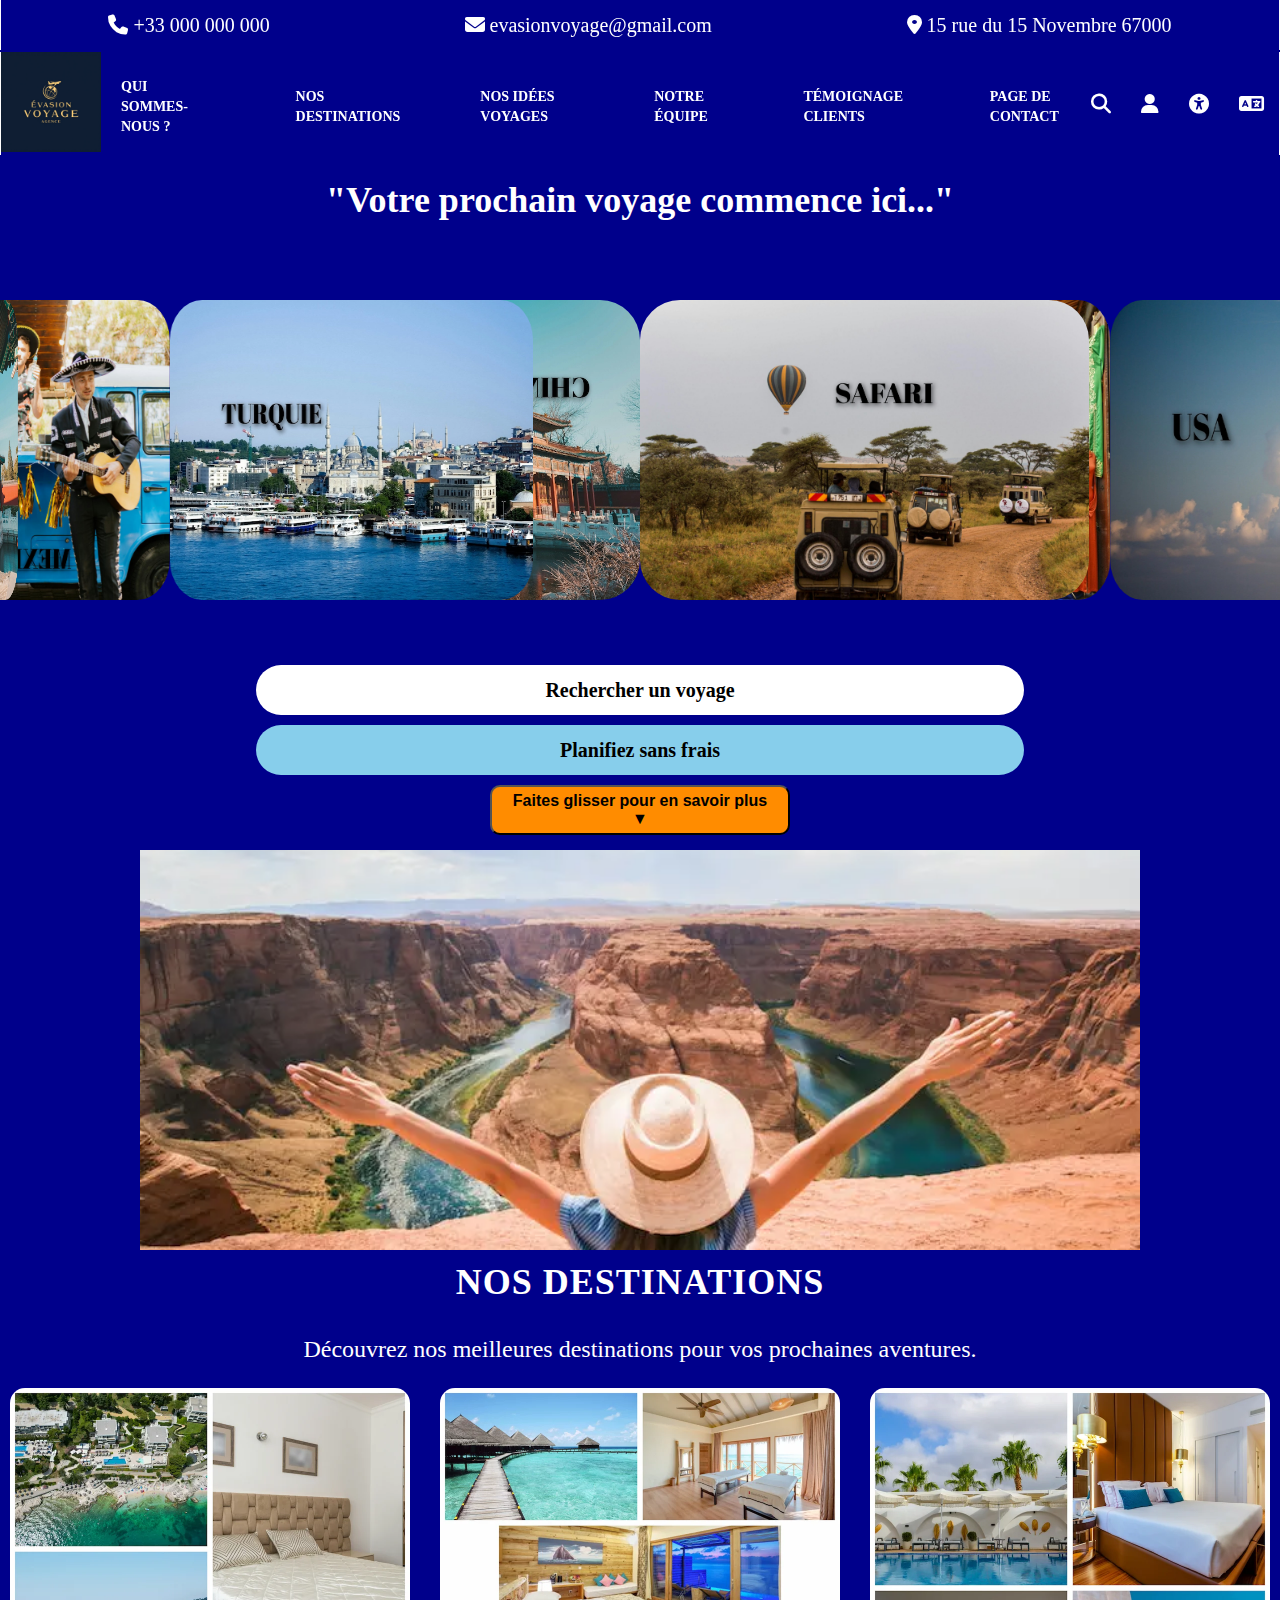
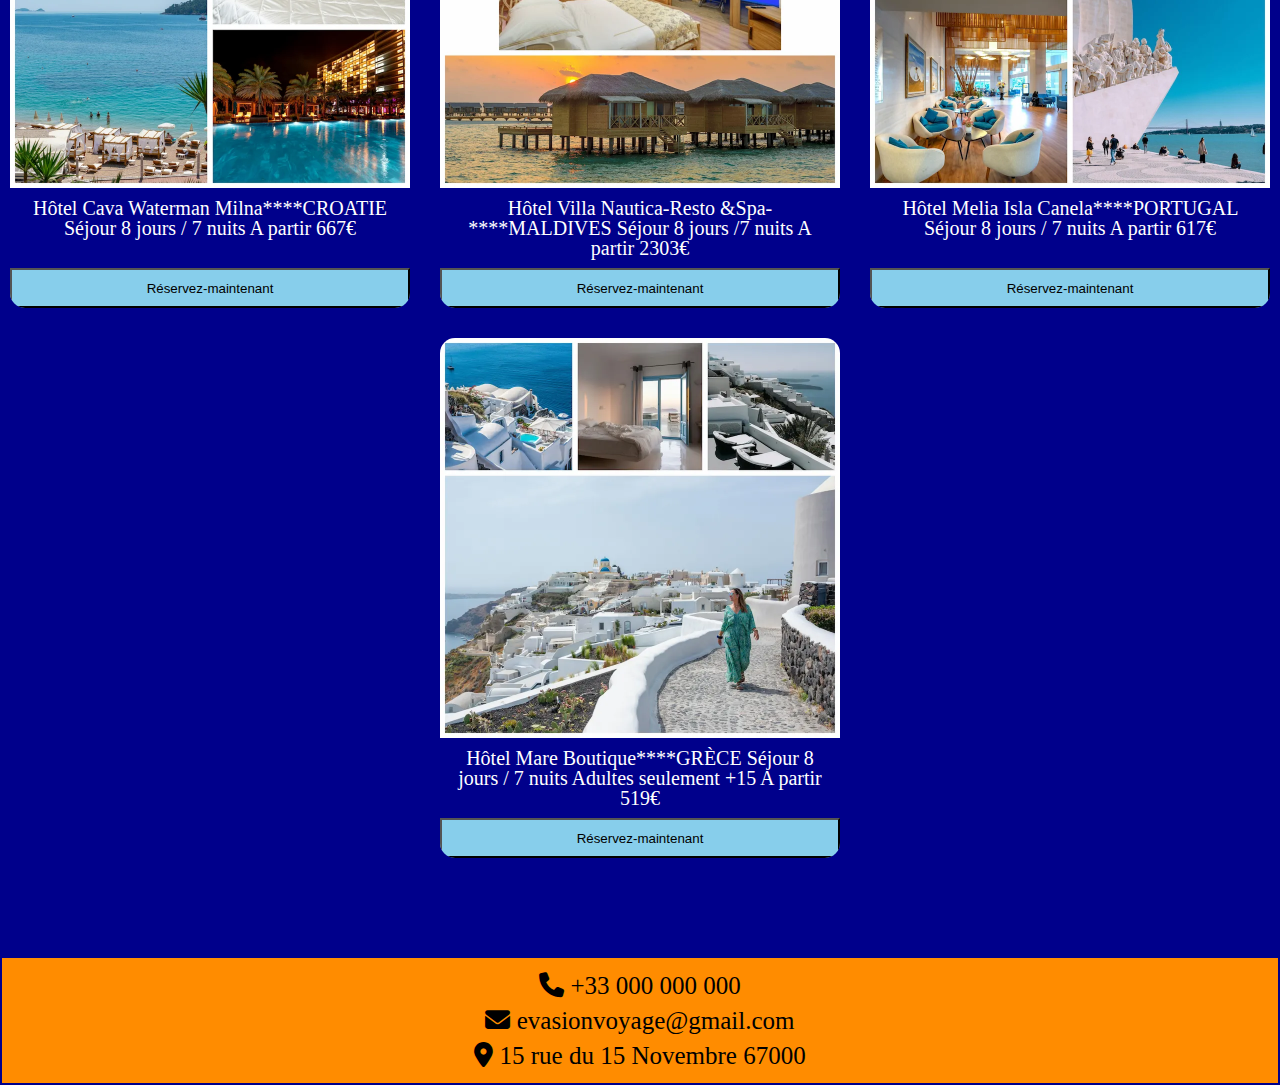
<file: index.html>
<!DOCTYPE html>
<html lang="fr">
<head>
  <meta charset="UTF-8">
  <meta name="viewport" content="width=device-width,initial-scale=1.0">
   <title> Evasion-voyage</title>
   <link rel="stylesheet" href="reset.css">
  <link rel="stylesheet" href="style1.css">
  <link rel="stylesheet" href="https://cdnjs.cloudflare.com/ajax/libs/font-awesome/6.5.0/css/all.min.css">
  <link href="https://fonts.googleapis.com/css2?family=Playfair+Display&display=swap" rel="stylesheet">

</head>
<body>
   <header>
    <div class="haut-bar">
        <div class="haut-item"><i class="fas fa-phone"></i> +33 000 000 000</div>
        <div class="haut-item"><i class="fas fa-envelope"></i> evasionvoyage@gmail.com</div>
         <div class="haut-item"><i class="fas fa-map-marker-alt"></i> 15 rue du 15 Novembre 67000</div>
   </div>

    <div class="nav-bar">  
       <div class="nav-logo">
          <a href="#"><img src="assets/image/logo-principale.png" alt="logo"class="logo"></a>
       </div>
             <!--burger menu-->
          <div class="burger" id="burger">
              <span class="line1"></span>
              <span class="line2"></span>
              <span class="line3"></span>
            </div>

        <ul class="nav-left">
              <li><a href="agence.html">QUI SOMMES-NOUS ?</a></li>
                <li><a href="Nos destinations.html">NOS DESTINATIONS</a></li>
                 <li><a href="#">NOS IDÉES VOYAGES</a></li>
               <li><a href="#">NOTRE ÉQUIPE</a></li>
            <li><a href="#">TÉMOIGNAGE CLIENTS</a></li>
        <li><a href="#">PAGE DE CONTACT</a></li> 
      </ul>
      <ul class="nav-right">
          <li><a href="#"><i class="fas fa-search"></i></a></li>
          <li><a href="#"><i class="fas fa-user"></i></a></li>
           <li><a href="#"><i class="fas fa-universal-access"></i></a></li>
          <li><a href="#"><i class="fas fa-language"></i></a></li>
      </ul>
    </div>
 </header>

 <section class="section-text">
    <div class="profile-text">
      <h1>"Votre prochain voyage commence ici..."</h1>
     </div>
     </section>

  <section class="carousel">
  <!-- <div class="carousel"> -->
    <div class="slider">
      <div class="slide"><img src="assets/image/SAFARI AAB.jpg" alt="slide 1"></div>
      <div class="slide"><img src="assets/image/USA AA.webp"alt="Slide 2"></div>
      <div class="slide"><img src="assets/image/EGYPTE AA.webp" alt="Slide3"></div>
      <div class="slide"><img src="assets/image/INDIA AA.webp" alt="Slide4"></div>
      <div class="slide"><img src="assets/image/MAROC AA.webp"alt="Slide5"></div>
      <div class="slide"><img src="assets/image/CHINE AA.webp"alt="Slide6"></div>
      <div class="slide"><img src="assets/image/MEXIQUE AAB.jpg" alt="Slide7"></div>
      <div class="slide"><img src="assets/image/ROME AA.webp"alt="Slide8"></div>
      <div class="slide"><img src="assets/image/CHINE AA.webp"alt="Slide9"></div>
      <div class="slide"><img src="assets/image/TURQUIE AA.webp"alt="Slide10"></div>
    </div>
  </div>
</section>

<section class="button-chercher">
    <a class="main-container-a" href="#">Rechercher un voyage</a>
    <a class="main-container-b" href="#">Planifiez sans frais</a>
       <button class="btn-savoir-plus"> Faites glisser pour en savoir plus<span class="fleche">&#9660;</span>
      </button>
</section>

<section>
<div class="banniere-section">
  <div class="banniere-container"><img src="assets/image/banniere (1).webp" alt="banniere"></div>
</div>
</section>
  <section class="destination-section">
    <h1 class="section-titre">NOS DESTINATIONS</h1>
    <P class="section-description">Découvrez nos meilleures destinations pour vos prochaines aventures.</P>
     <div class="card-container">
      <div class="card">
        <img src="assets/image/croitie.webp" alt="croatie">
        <h2>Hôtel Cava Waterman Milna****<strong>CROATIE</strong> Séjour 8 jours / 7 nuits A partir 667€</h2>
        <button class="reserve-btn">Réservez-maintenant</button>
      </div>
      <div class="card">
  <img src="assets/image/maldives.webp" alt="MALDIVES">
  <h2>Hôtel Villa Nautica-Resto &Spa-****<strong>MALDIVES</strong> Séjour 8 jours /7 nuits A partir 2303€</h2>
  <button class="reserve-btn">Réservez-maintenant</button>
    </div>
      <div class="card">
        <img src="assets/image/portugal.webp" alt="PORTUGAL">
        <h2>Hôtel Melia Isla Canela****<strong>PORTUGAL</strong> Séjour 8 jours / 7 nuits A partir 617€</h2>
        <button class="reserve-btn">Réservez-maintenant</button>
      </div>
  <div class="card">
  <img src="assets/image/GRECE.webp" alt="GRECE">
    <h2>Hôtel Mare Boutique****<strong>GRÈCE</strong> Séjour 8 jours / 7 nuits Adultes seulement +15 A partir 519€</h2>
      <button class="reserve-btn">Réservez-maintenant</button>
      </div>
     </div> 
    </section>
<footer>
  <div class="footer">
    <div class="haut-item"><i class="fas fa-phone"></i> +33 000 000 000</div>
        <div class="haut-item"><i class="fas fa-envelope"></i> evasionvoyage@gmail.com</div>
        <div class="haut-item"><i class="fas fa-map-marker-alt"></i> 15 rue du 15 Novembre 67000</div>
     </div>
</footer>
             
<script>
  const burger = document.getElementById('burger');
  const navLeft = document.querySelector('.nav-left');
  const navRight= document.querySelector('.nav-right');

  burger.addEventListener('click', ()  => {
  navLeft.classList.toggle('active');
  navRight.classList.toggle('active');
  burger.classList.toggle('toggle');
  });
</script>
    


</body>
</html>
</file>
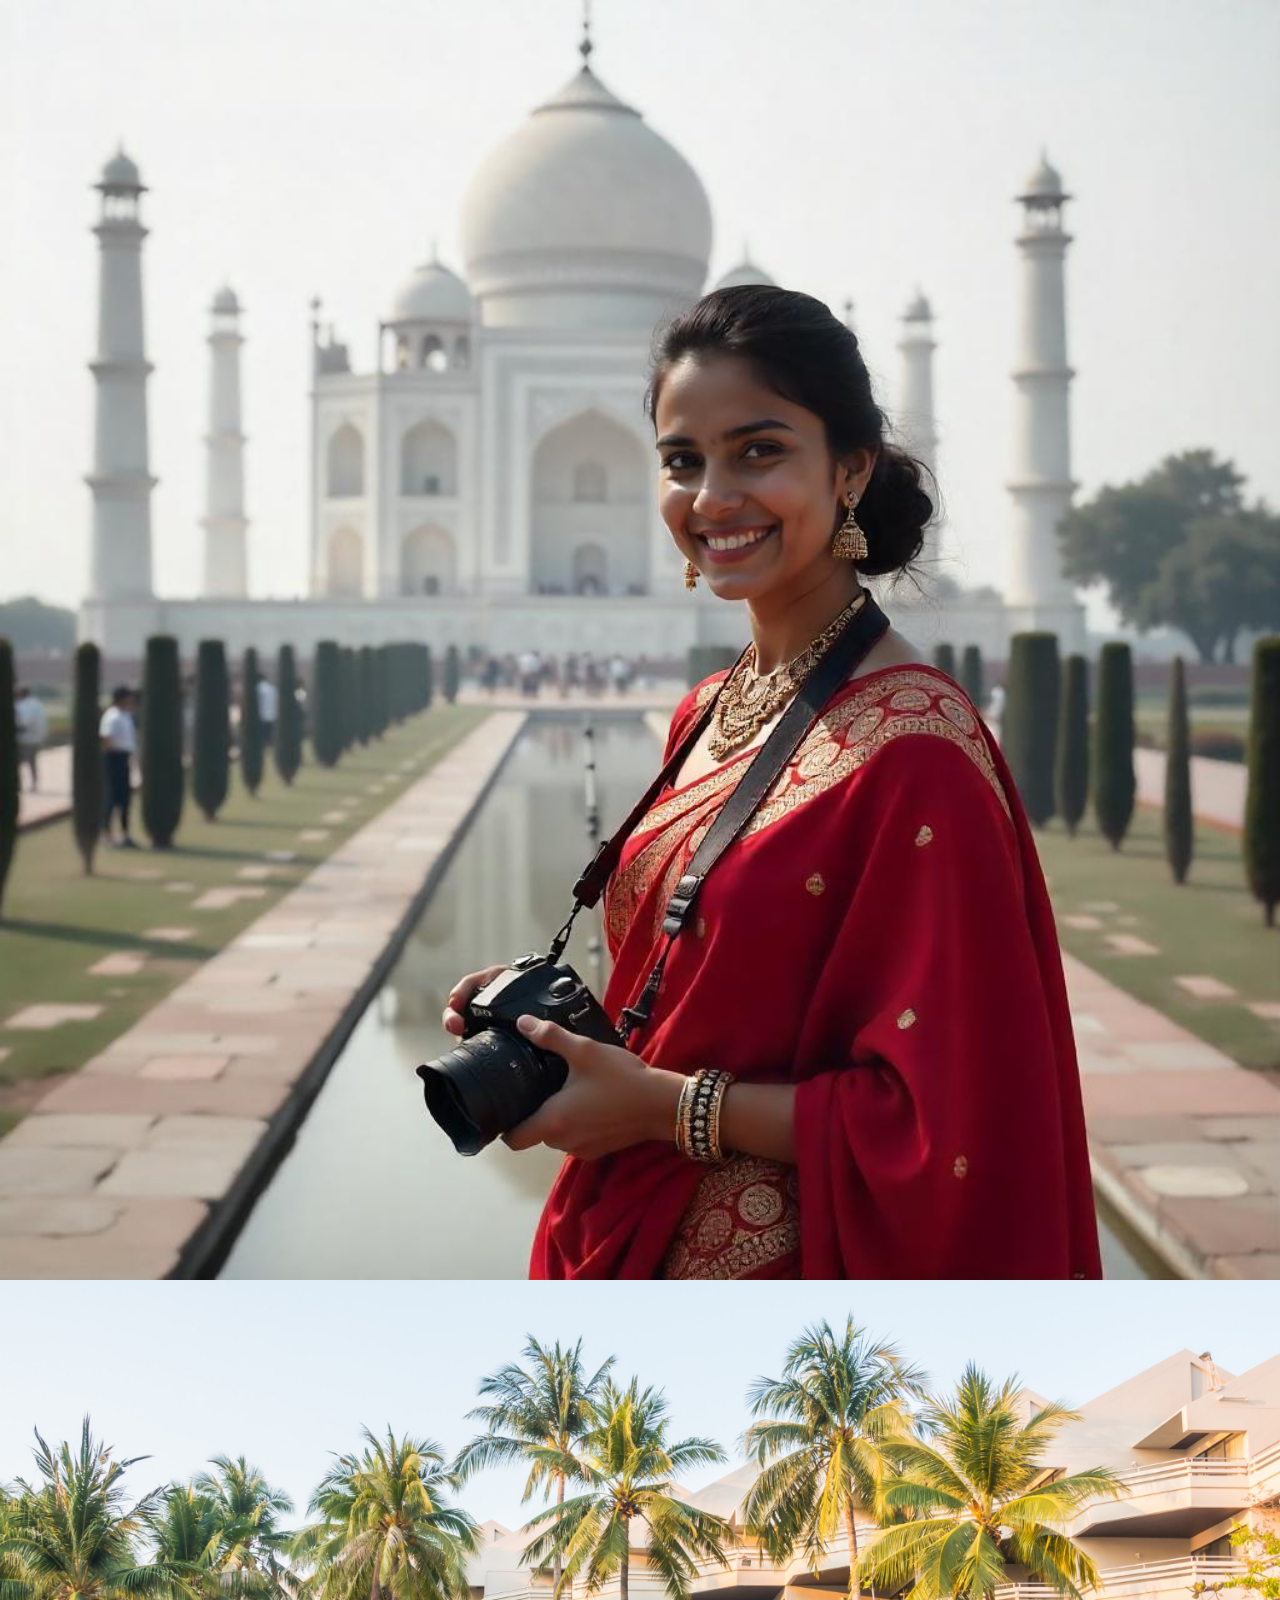
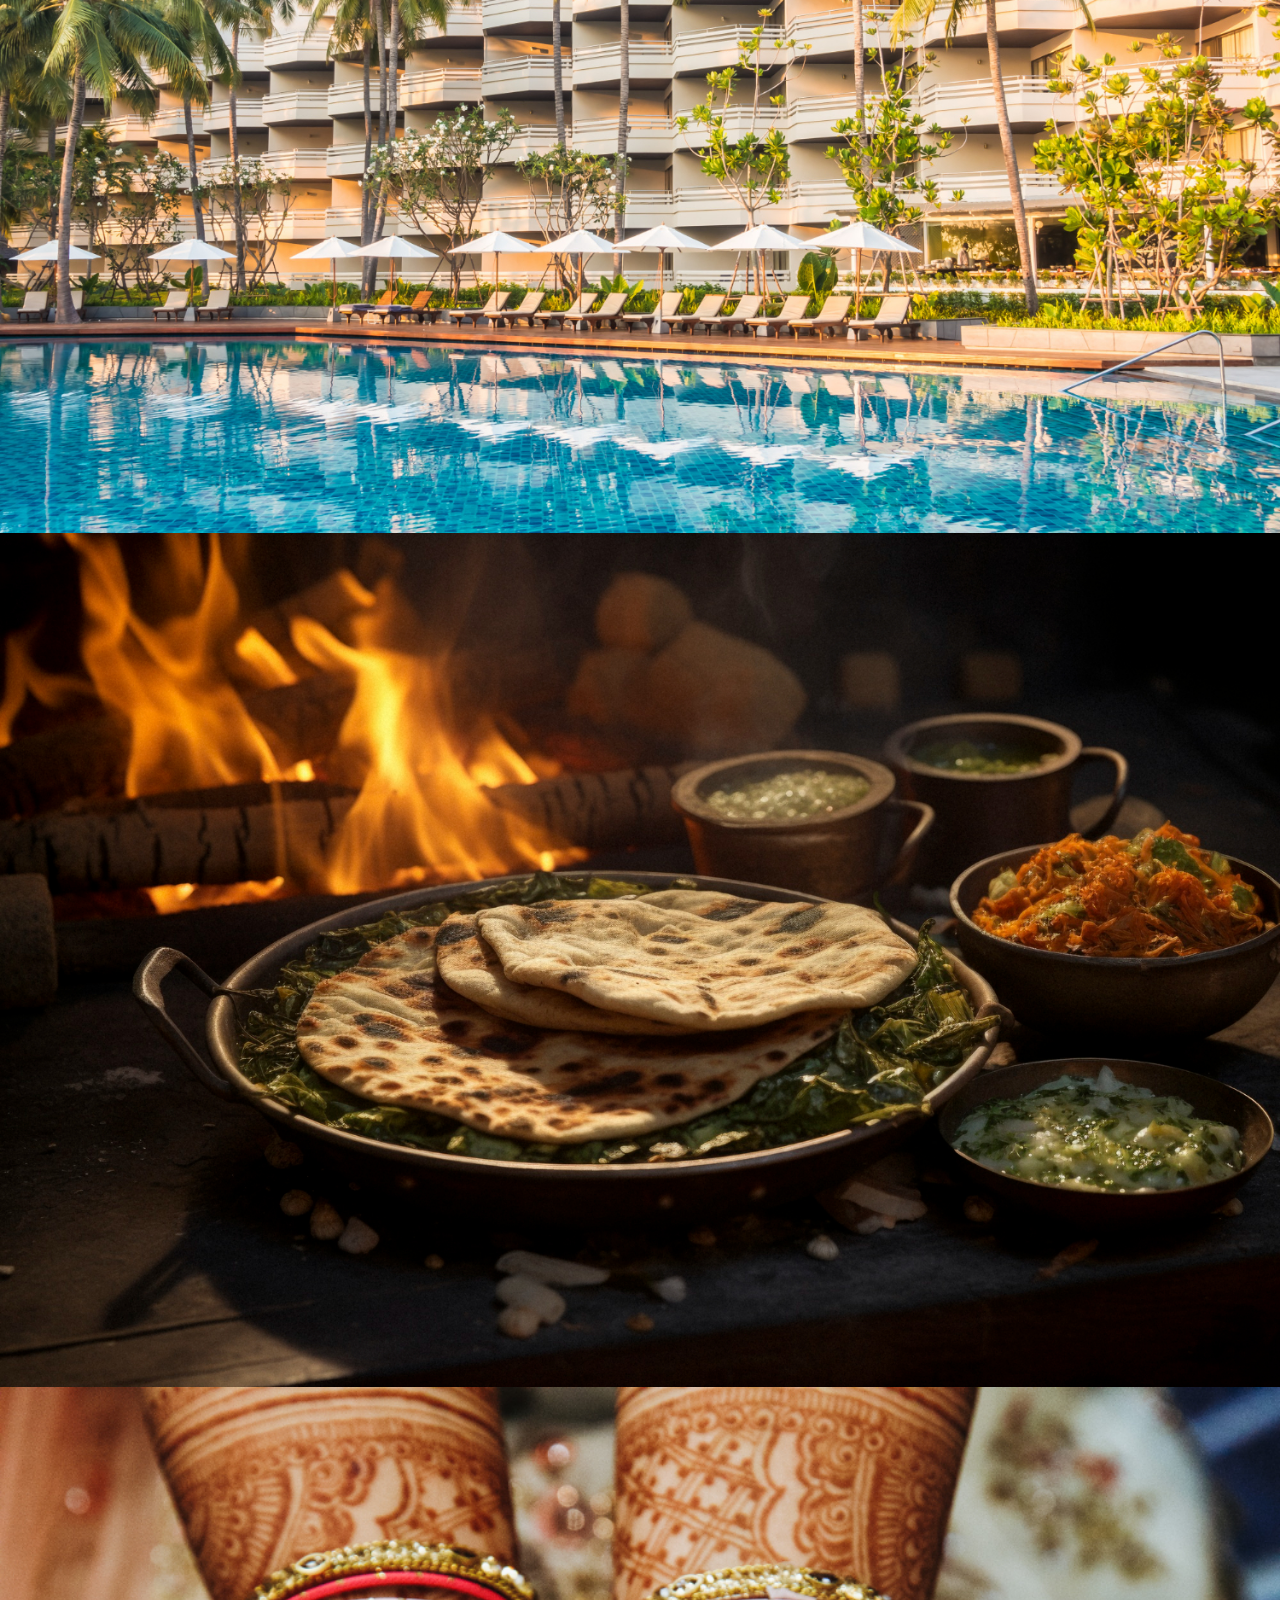
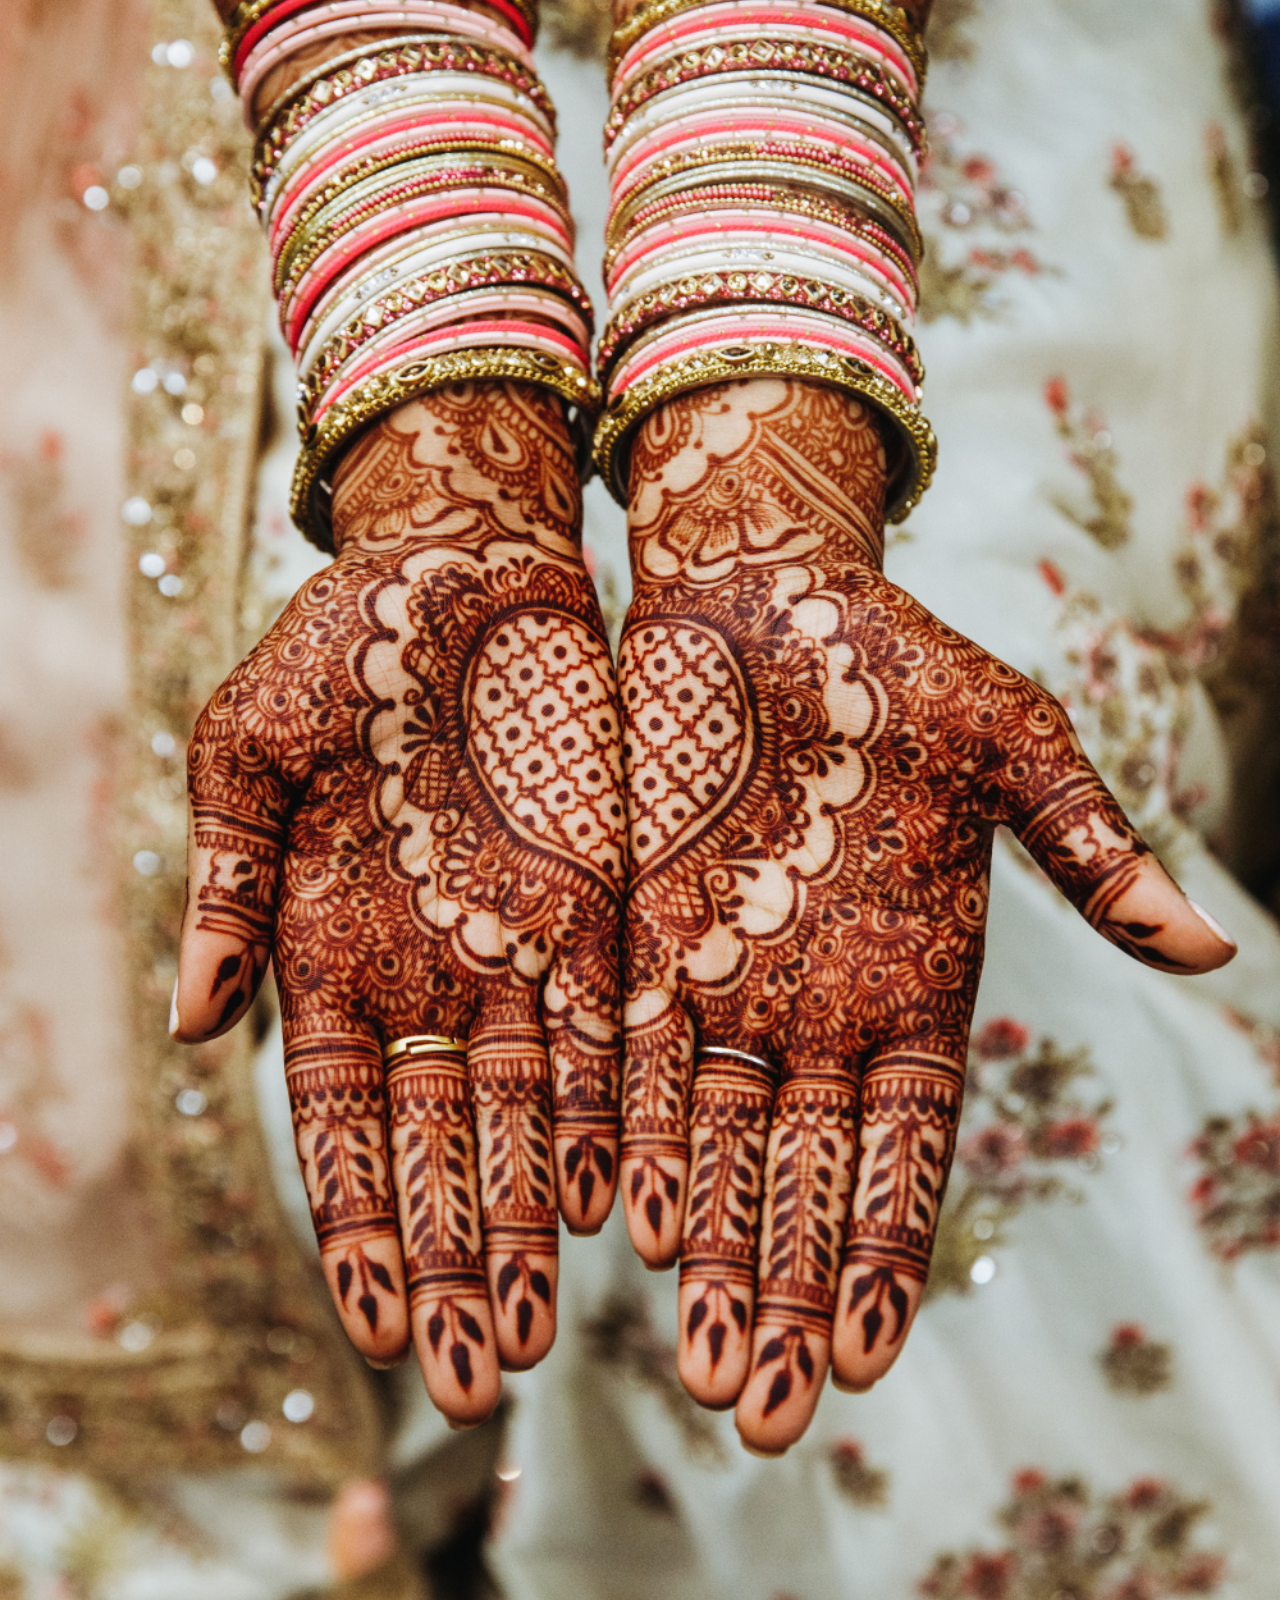
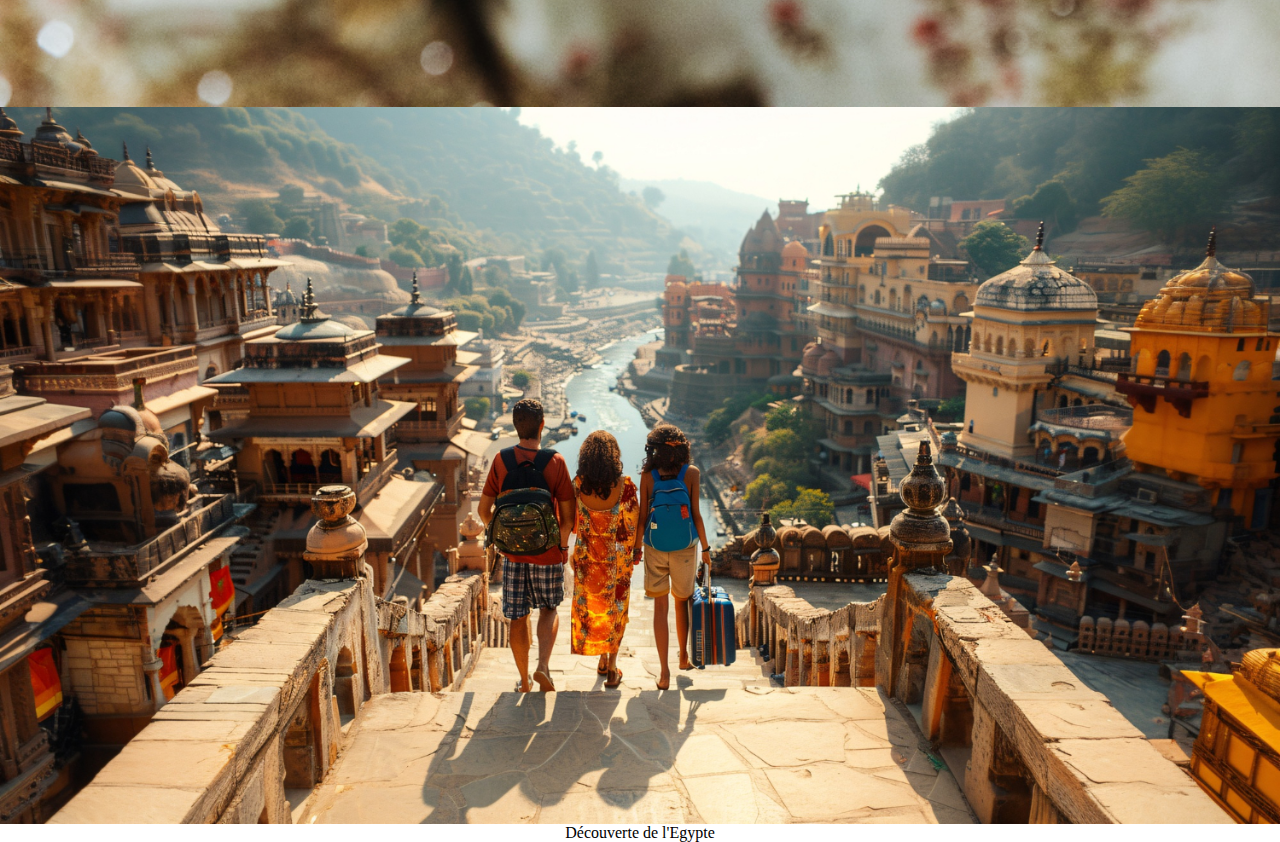
<file: Destinations.html>
<!DOCTYPE html>
<html lang="en">
<head>
    <meta charset="UTF-8">
    <meta name="viewport" content="width=device-width, initial-scale=1.0">
    <link rel="stylesheet" href="https://cdnjs.cloudflare.com/ajax/libs/font-awesome/6.5.0/css/all.min.css">
    <link href="https://fonts.googleapis.com/css2?family=Playfair+Display&display=swap" rel="stylesheet">
    <title>destinations</title>
    <style>
        *{
            box-sizing: border-box;
            margin: 0;
            padding: 0;
        }
        .carrousel-principal {
            position: relative;
            width: 100%;
            max-height: 100%;
            margin: auto;
            overflow: hidden;
        }
        .piste-principale {
            display: flex;
            transition: transform 0.5s ease;
        }
        .carrousel-secondaire{
            min-width: 100%;
            position:relative;
            overflow: hidden;
   }
        .piste-secondaire{
           display:flex;
           transition: transform 0.5s ease;
}
        .element-secondaire{
           min-width: 100%;
           text-align: center;
   }
        .element-secondaire img{
           width: 100%;
           height: auto;
           display: block;
     }
        button{
           position: absolute;
           top: 50%;
           transform: translateY(-50%);
           background-color: rgba(255, 255, 255, 0.8);
           border: none;
           padding: 10px;
           cursor: pointer;
           z-index: 2;
           font-size: 20px;
    
   }   
       .precedent-principal{left: 10px;}
       .suivant-principal{right: 10px;}
       .precedent-secondaire{
          left: 10px;
          bottom: 10px;
          top:auto;
        }
         .suivant-secondaire{
           right: 10px;
           bottom: 10px;
           top:auto;
      }
        /*responsive*/

    @media (max-width: 768px) {

    .piste-principale,
    .piste-secondaire {
        flex-direction: column;
        flex-wrap: wrap; 
    }

    .element-secondaire img {
        width: 100%;
        height: auto;
    }

    .element-secondaire p {
        font-size: 1rem;
        padding: 10px;
    }

    button {
        font-size: 1rem;
        padding: 5px 8px;
    }
}

    </style>
</head>
<body>
    <div class="carrousel-principal">
        <div class="piste-principale">
            <!--carroussel secondaire 1-->
            <div class="carrousel-secondaire">
                <div class="piste-secondaire">
                    <div class="element-secondaire">
                        <img src="assets/image/femme-india.jpeg" alt="femme">
                        <img src="assets/image/hotel-india.jpg" alt="hotel">
                        <img src="assets/image/food-india.jpg" alt="food">
                        <img src="assets/image/henna-india.jpg" alt="Henna">
                        <img src="assets/image/india-tourist.jpg" alt="tourist">
                        <p>Découverte de l'Egypte</p>
                    </div>  
                </div>
                </div>
                </div>
    </div>
                      
    
</body>
</html>
</file>
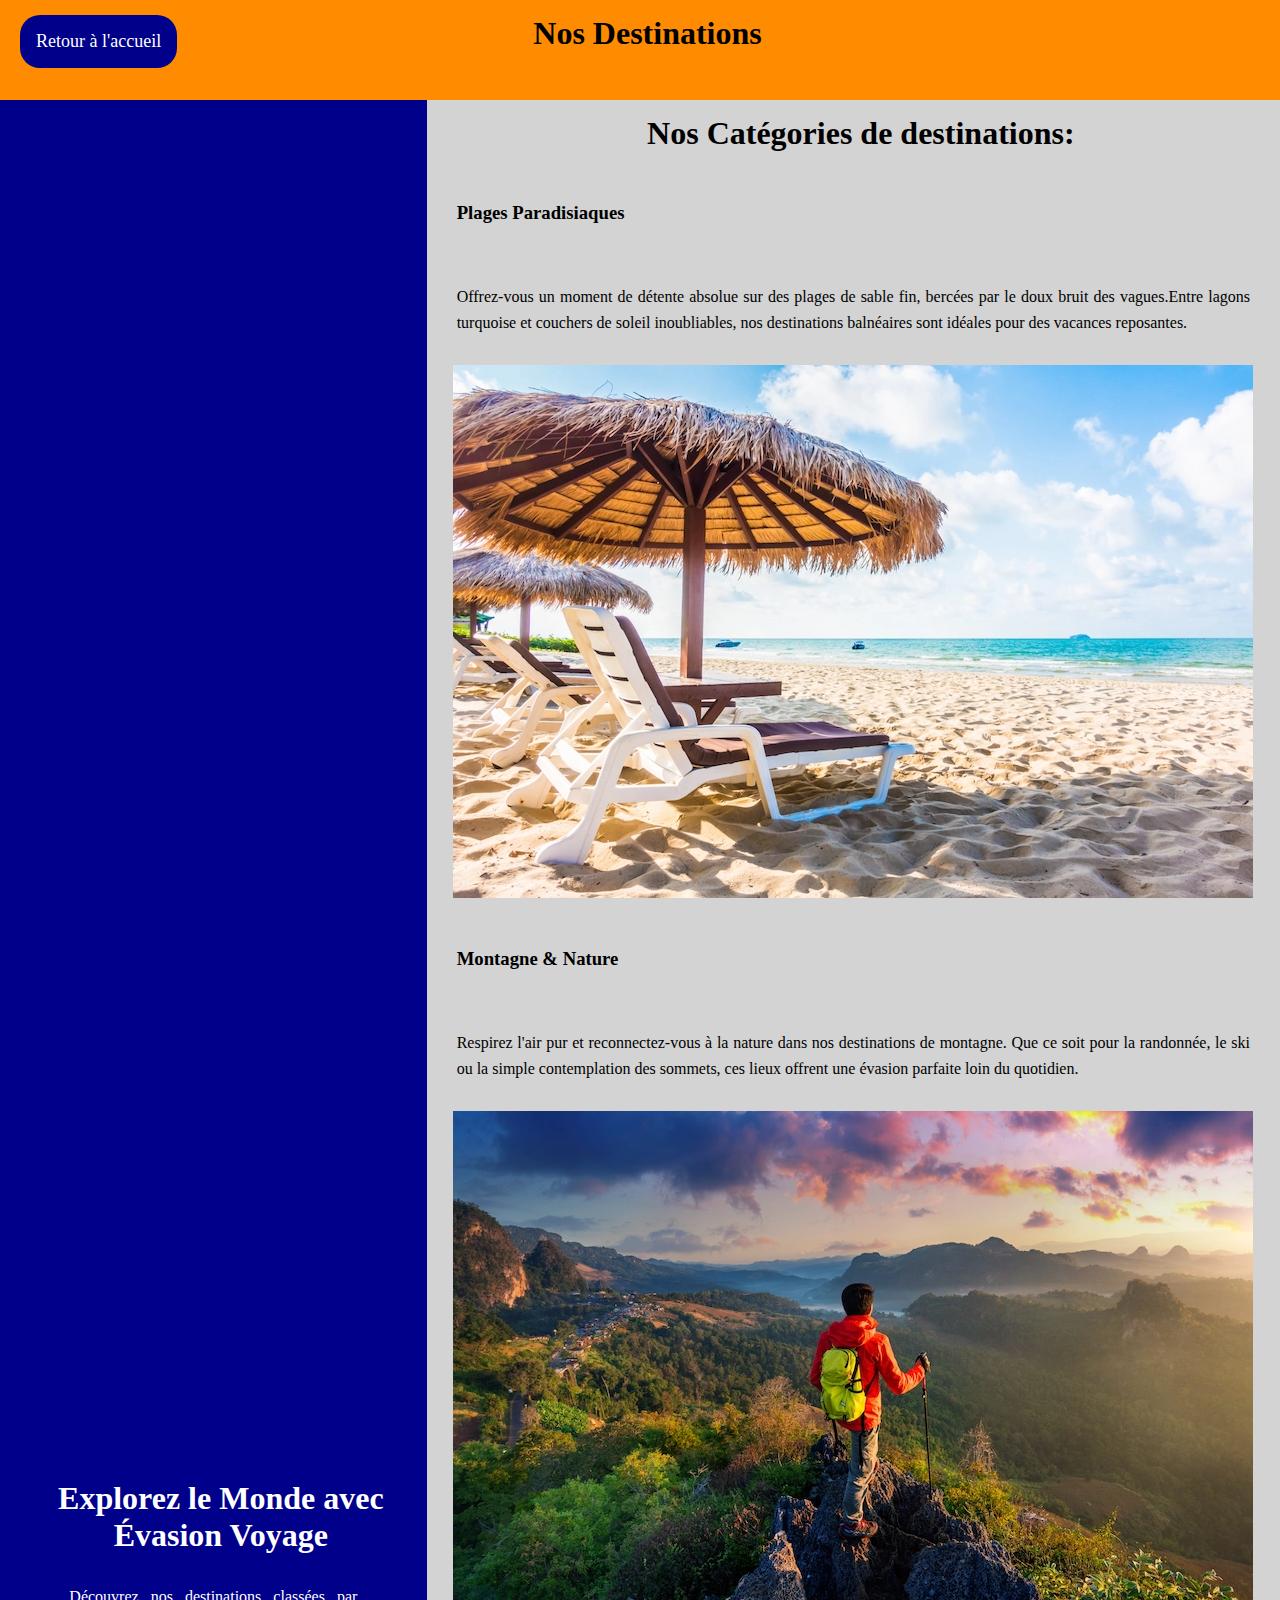
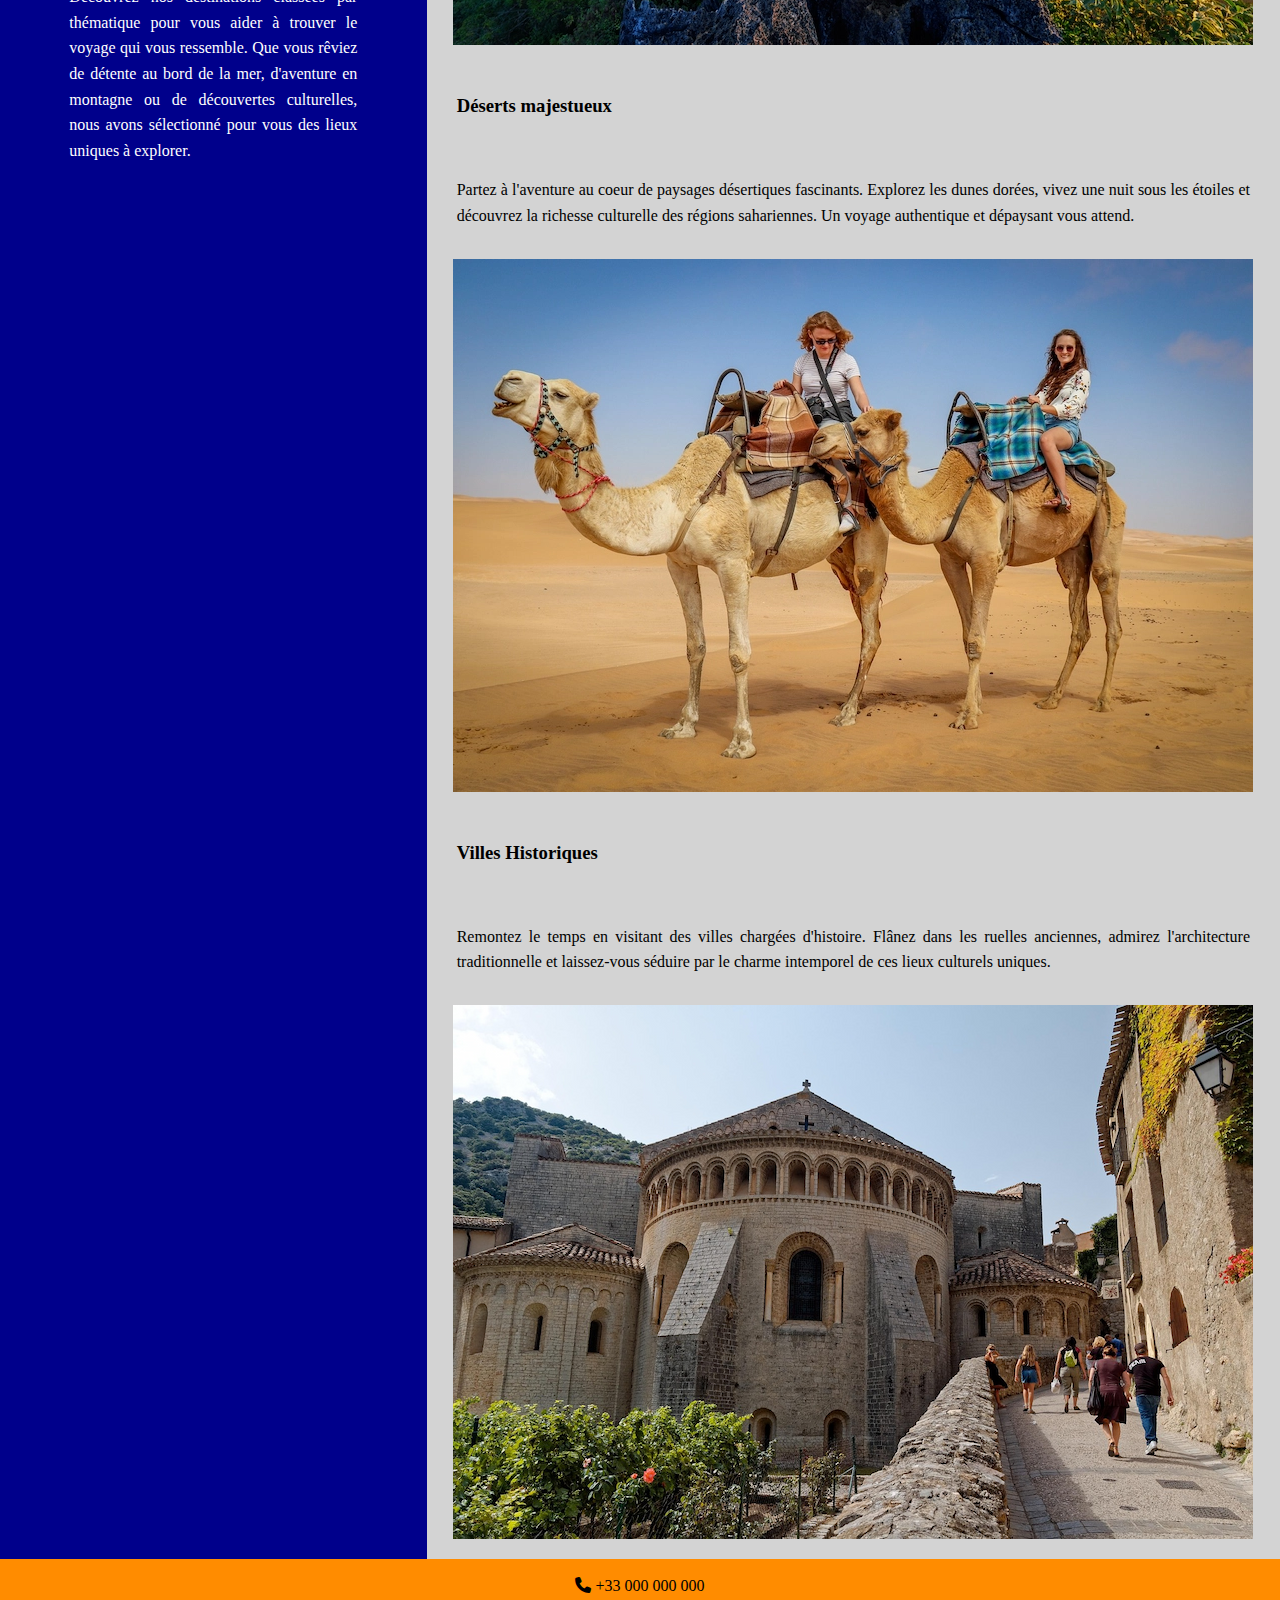
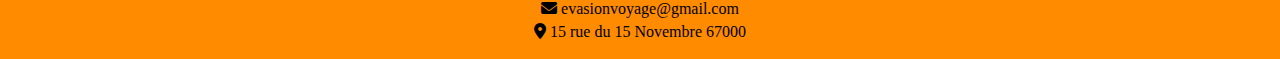
<file: Nos destinations.html>
<!DOCTYPE html>
<html lang="en">
<head>
    <meta charset="UTF-8">
    <meta name="viewport" content="width=device-width, initial-scale=1.0">
    <link rel="stylesheet" href="Nos destinations.css">
    <link href="https://fonts.googleapis.com/css2?family=Playfair+Display&display=swap" rel="stylesheet">
    <link rel="stylesheet" href="https://cdnjs.cloudflare.com/ajax/libs/font-awesome/6.5.0/css/all.min.css">
    <title>Nos destinations</title>
</head>
<body>
    <div class="container">
        <header>
            <h1>Nos Destinations</h1>
            <a href="index.html" class="btn-accueil">Retour à l'accueil</a>
        </header>
         <aside>
            <div class = "post">
            <h1>Explorez le Monde avec Évasion Voyage</h1>
            <p>Découvrez nos destinations classées par thématique pour vous aider à trouver le voyage qui vous ressemble. Que vous rêviez de détente au bord de la mer, d'aventure en montagne ou de découvertes culturelles, nous avons sélectionné pour vous des lieux uniques à explorer. </p>
        </div>
           </aside>
        <main>
            <h1>Nos Catégories de destinations:</h1>
              <div class="Plages">
                <h3>Plages Paradisiaques</h3>
                  <p> Offrez-vous un moment de détente absolue sur des plages de sable fin, bercées par le doux bruit des vagues.Entre lagons turquoise et couchers de soleil inoubliables, nos destinations balnéaires sont idéales pour des vacances reposantes.</p>
                  <img src="assets/image/plage 11.webp" alt="image">
              </div>
              <div class="montagne-nature">
                <h3>Montagne & Nature</h3>
                  <p> Respirez l'air pur et reconnectez-vous à la nature dans nos destinations de montagne. Que ce soit pour la randonnée, le ski ou la simple contemplation des sommets, ces lieux offrent une évasion parfaite loin du quotidien. </p>
                  <img src="assets/image/man-montagne 11.webp" alt="image">
              </div>
              <div class="desert">
                <h3>Déserts majestueux</h3>
                  <p> Partez à l'aventure au coeur de paysages désertiques fascinants. Explorez les dunes dorées, vivez une nuit sous les étoiles et découvrez la richesse culturelle des régions sahariennes. Un voyage authentique et dépaysant vous attend.</p>
                  <img src="assets/image/camel11.webp" alt="image">
              </div>
              <div class="culture">
                <h3>Villes Historiques</h3>
                  <p>Remontez le temps en visitant des villes chargées d'histoire. Flânez dans les ruelles anciennes, admirez l'architecture traditionnelle et laissez-vous séduire par le charme intemporel de ces lieux culturels uniques.</p>
                  <img src="assets/image/st-guilhem-11.webp" alt="image">
              </div>
            </main>
        <footer>
           <div class="haut-item"><i class="fas fa-phone"></i> +33 000 000 000</div>
           <div class="haut-item"><i class="fas fa-envelope"></i> evasionvoyage@gmail.com</div>
           <div class="haut-item"><i class="fas fa-map-marker-alt"></i> 15 rue du 15 Novembre 67000</div>
         </footer>
    </div>
</body>
</html>
</file>
<file: style1.css>
*{
   margin:0;
   padding: 0;
   box-sizing: border-box;
   }
   body{
    background-color: #00008b;
   }
 
   header {
   position: fixed;
   width: 100%;
   z-index: 1000;
   }
   .haut-bar-mobile{
    display: none;
   }

  .haut-bar{
   display:flex;
   justify-content: space-around;
   align-items: center;
   background-color:  #00008b ;
   border-left: 1px solid  ;
   border-right: 1px solid ; 
   font-size :20px; 
   color: white;
   margin-bottom:2px;
   padding: 15px 10px;
   box-shadow:black ;
   }
  .nav-bar{
  display: flex;
  justify-content:space-between;
  align-items: center;
  background-color: #00008b;
  font-size :20px; 
  color: white;
  border-left: 1px solid  ;
  border-right: 1px solid  ;        
  }
  .nav-bar .logo{ 
   width: 100px;
  }
  .nav-left {
  display: flex;
  align-items: center;
  list-style: none;
  gap: 60px;
  }
  .nav-left li {
  margin-left: 20px;
  }
  .nav-left li a {
  font-weight: bold;
  text-decoration: none;
  cursor: pointer;
  color:white;
  font-size: 14px;
  }
  .nav-left li a:hover {
  background-color:#ff8c00;
  }
  .nav-right{
  display: flex;
 }
 .nav-right li a {
 font-size: 20px;
 color: white;
 margin: 15px;
 }
 /*burger button*/
 .burger{
 cursor: pointer;
 display: none; 
 flex-direction: column;
 gap: 5px;
 padding: 10px;
 } 
 .burger span{
 width: 25px;
 height: 3px;
 background: #555;
 margin: 4px 0;
 transition: all 0.3s ease;
 }
 /*burger animation*/
 .toggle.line1{
   transform:rotate(-45deg) translate(-5px,6px);
 }
 .toggle.line2{
   opacity: 0;
 }
 .toggle.line3{
  transform: rotate(45deg) translate(-5px,-6px);
 }
 .section-text{
 display: flex;
 justify-content: center;
 align-items: center;
 height: 300px;
 }
 .profile-text{
 margin-top: 100px;
 justify-content: center;
 display: flex;
 font-size: 36px;
 font-weight: bold;
 color: white;
 text-align: center;
 }
 .carousel {   
 display: flex;
 justify-content: center;
 align-items: center;
 transform-style: preserve-3d;
 border-radius: 100%;
 image-rendering: optimizeQuality;
 }  
 .slider {
 transform-style: preserve-3d; 
 animation: rotate 50s infinite linear; 
 }
 .slide{ 
 position: absolute;
 width: 100%;
 height: 300px;
 left:0;
 top:0;
 border-radius: 15px;
 box-shadow: 0 0px 0px rgba(218, 216, 216, 0.4); 
 }
 .slide img{
 max-width: 600px;
 height: 300px;
 object-fit: contain;
 border-radius: 40px;
 transition: all 10s ;   
 }   
 .slide:nth-child(1) { transform: rotateY(0deg) translateZ(800px); }
 .slide:nth-child(2) { transform: rotateY(36deg) translateZ(800px); }
 .slide:nth-child(3) { transform: rotateY(72deg) translateZ(800px); }
 .slide:nth-child(4) { transform: rotateY(108deg) translateZ(800px); }
 .slide:nth-child(5) { transform: rotateY(144deg) translateZ(800px); }
 .slide:nth-child(6) { transform: rotateY(180deg) translateZ(800px); }
 .slide:nth-child(7) { transform: rotateY(216deg) translateZ(800px); }
 .slide:nth-child(8) { transform: rotateY(252deg) translateZ(800px); }
 .slide:nth-child(9) { transform: rotateY(288deg) translateZ(800px); }
 .slide:nth-child(10) { transform: rotateY(324deg) translateZ(800px); }
 
 @keyframes rotate {
  from {
        transform: rotateY(0deg);
        }
  to {
        transform: rotateY(360deg);
        }
  }
  .button-chercher{
 display: flex;
 justify-content: center;
 align-items: center;
 height: 300px;
 flex-direction: column;
 margin-top: 300px;
 }
 
 .main-container-a {
 display: flex;
 justify-content: center;
 align-items: center;
 width: 60%;
 height: 50px;
 font-size: 20px;
 text-decoration: none;
 font-weight: bold;
 background-color: white;
 border-radius: 25px;
 cursor: pointer;
 transition:all 0.1 ease; 
 margin-bottom: 10px;
 color: black;
 }
 .main-container-a:hover{
 background-color: azure;
 }  
 .main-container-a:active{
  background-color: #ff8c00;
 }
 
 .main-container-b {
 display: flex; 
 text-align: center;
 justify-content: center;
 align-items: center;
 width: 60%;
 height: 50px;
 font-size: 20px;
 font-weight: bold;
 border: none;
 border-radius: 25px;
 background-color: #87CEEB;
 margin-bottom: 10px;
 text-decoration: none;
 color: black;
 cursor: pointer;
 } 
 .main-container-b:hover{
   background-color: #87CEEB ;
 }  
 .main-container-b:active{
    background-color: #ff8c00;
 }
 .btn-savoir-plus{
 justify-content: center;
 width: 300px;
 height: 50px;
 font-size: 16px;
 font-weight: bold;
 display: flex;
 flex-direction: column;
 background-color: #ff8c00;
 border-radius: 10px;
 }
 
 .banniere-section{
 width: 100%;
 height: 300px;
 box-sizing: border-box;
 display:flex;
 justify-content: center;
 align-items: center;
 }  
 .banniere-container{
 width: 95%;
 max-width: 1000px;
 height: 400px;
 overflow: hidden;
 }
 .banniere-container img{
 width: 100%;
 height: 100%;
 object-fit: cover;
 
 }
 .section-titre{
 padding-top: 5%;
 text-align: center;
 font-size: 36px;
 color:white;
 margin-bottom: 10px;
 font-weight: bold;
 text-transform: uppercase;
 letter-spacing: 1px;
 }
 .section-description{
 padding: 20px 30px;
 text-align: center;
 font-size: 24px;
 color:white;
 line-height: 1.6;
 }
 .card-container{
 display:flex;
 flex-wrap: wrap;
 gap:30px;
 justify-content: center; 
 }
 .card{
 border-radius: 15px;
 width: 400px;
 overflow: hidden;
 transition: transform 0.3 ease;
 text-align: center;
 display: flex;
 flex-direction: column;
 justify-content: space-between;

 }
 .card h2{
 padding: 10px;
 font-size: 20px;
 color:white;
 flex-grow: 1;
 }
    
 .reserve-btn{
 height: 40px;
 background-color: #87CEEB;
 cursor: pointer;
 transition: background-color 0.3s ease;
 }
 
 .card :hover{
  transform: scale(1.03);
  background-color: #ff8c00
 } 
        /* footer */


footer{
  background-color: #ff8c00;
  height: auto;
  margin-top: 100px;
  
}
.footer{
  display:flex;
   justify-content: space-around;
   flex-direction: column;
   gap: 10px;
   font-size: 25px;
   align-items: center;
   border-left: 2px solid  #00008b ;
   border-right: 2px solid  #00008b ; 
   margin-bottom:2px;
   padding: 15px 10px;
}




/*Responsiveness*/

 @media(max-width:768px){
 body{
 font-size: 14px;
 }
 .haut-bar{
  display: none;
 }
 .haut-bar-mobile {
  display: flex;
  justify-content: center;
  align-items: center;
  flex-direction: column;
  gap: 5px;
  padding:5px;

 }
 footer{
  display: flex;
  flex-direction: column;
  align-items: center;
  justify-content: center;
  margin-top: 50px;
  padding: 20px;
  background-color: #ff8c00;
 }

 
 .nav-left, .nav-right{
 flex-direction:column;
 gap: 5px;
 align-items: center; 
 }
 .nav-left li,.nav-right li{
 margin: 5px 0; 
 }
 .logo{
 width: 30px;
 }
 /*text*/
 .section-text{
    height: 80px;
    padding: 0px;
    text-align: center;

 } 
 .profile-text{
 font-size: 16px;
 margin-top: 200px;
 padding:20px;
 }
 /* carousel*/
 .carousel{
transform: none;
 width: 100%;
 height: 400px;
 overflow: hidden;
 padding: 10px 0;
    
 }
 .slider{
 display: flex;
 width: 80%;
 animation: rotate 30s infinite linear;
 }
 .slide{
 flex:0 0 100%;
 max-width:100%;
 height: 150px;
 }
 .slide img{
 max-width: 100%;
 height: 100px;;
 object-fit:cover; 
 border-radius: 5px;  
 } 
 /*rotation*/
 .slide:nth-child(1) { transform: rotateY(0deg) translateZ(150px); }
 .slide:nth-child(2) { transform: rotateY(36deg) translateZ(150px); }
 .slide:nth-child(3) { transform: rotateY(72deg) translateZ(150px); }
 .slide:nth-child(4) { transform: rotateY(108deg) translateZ(150px); }
 .slide:nth-child(5) { transform: rotateY(144deg) translateZ(150px); }
 .slide:nth-child(6) { transform: rotateY(180deg) translateZ(150px); }
 .slide:nth-child(7) { transform: rotateY(216deg) translateZ(150px); }
 .slide:nth-child(8) { transform: rotateY(252deg) translateZ(150px); }
 .slide:nth-child(9) { transform: rotateY(288deg) translateZ(150px); }
 .slide:nth-child(10) { transform: rotateY(324deg) translateZ(150px); }
      

  /*button*/
 .button-chercher{
 margin-top: 150px;
 padding: 20px;
 }
 .main-container-a,.main-container-b{
 width:80%;
 font-size: 16px;
 }
 /*banniere*/
 .banniere-container{
 height: 250px;
 }
 /*titres*/
 .section-titre{
 font-size: 28px;
 }
 .section-description{
 font-size: 18px;
 padding:10px;
 }
 /*card*/
 .card-container{
 flex-direction: column;
 align-items: center;
 }
   
 .card{
 width: 90%;
   
 }
 /*burger*/
 .burger{
 display: flex;

}
 .nav-left,
 .nav-right {
 display: none;
 flex-direction: column;
 background-color: white;
 position: absolute;
 top: 50px; 
 left: 0;
 width: 100%;
 padding: 20px;
 box-shadow: 0 8px 16px rgba(0,0,0,0.2);
 }

 .nav-left.active,
 .nav-right.active {
 display: flex;
  }
 }
</file>
<file: Nos destinations.css>
*{
    margin:0;
    padding:0;
    box-sizing:border-box;
}
h1{
    display: flex;
    justify-content: center;
    margin-top: 15px; 
    padding-left: 15px;  
}
.btn-accueil {
    position: absolute;
    top: 15px;
    left: 20px;
    background-color: #00008B;
    color: white;
    padding: 16px 16px;
    border-radius: 20px;
    text-decoration: none;
    font-size: 18px;
    transition: background-color 0.3s ease;
    } 
 .btn-accueil:hover {
   background-color: #0056b3;
   }
   .btn-accueil:active {
    background-color: #ff8C00;
    transform: translateY(2px);
}
h3{
    margin-top: 20px;
    padding:30px 
}
p{
    padding: 30px;
    text-align: justify;
    line-height: 1.6;
    text-justify: inter-word;
 }
 main img {
    display: block;
    margin: 0 auto 20px auto;
}

 img{
    max-width: 100%;
    height: auto;
    margin-top:15px;
 }   

.container{
    display: grid;
    grid-template-columns: repeat(3,1fr);
    grid-template-rows:100px auto 100px ;
    height: 100vh;
    width: 100%;
    margin:0 auto;
    color: white;
}
header{
    background-color: #ff8c00;
    grid-column-start: span 3;
    color:black;
}
aside{
    background-color:#00008b;
    grid-column-start: span 1;
}
aside {
    display: flex;
    align-items: center;     
    justify-content: center; 
    padding: 20px;
    text-align: center;
  }
  
  .post {
    max-width: 90%;
  }

main{
    background-color: #d3d3d3;
    grid-column-start: span 2;
    color:black;
}
footer{
    background-color: #ff8c00;
    grid-column-start: span 3;
    color:black;
    display: flex;
    flex-direction: column;    
    justify-content: center;
    align-items: center;
    gap: 5px;                 
    padding: 30px 20px; 
   
  }

@media(max-width:768px){

    .btn-accueil {
    display: none;
    }
    .container{
    grid-template-columns: 1fr;
    grid-template-rows: 100px auto auto 100px;

    }
    header,aside,main,footer{
    grid-column-start: span 1;
    }

}
</file>
